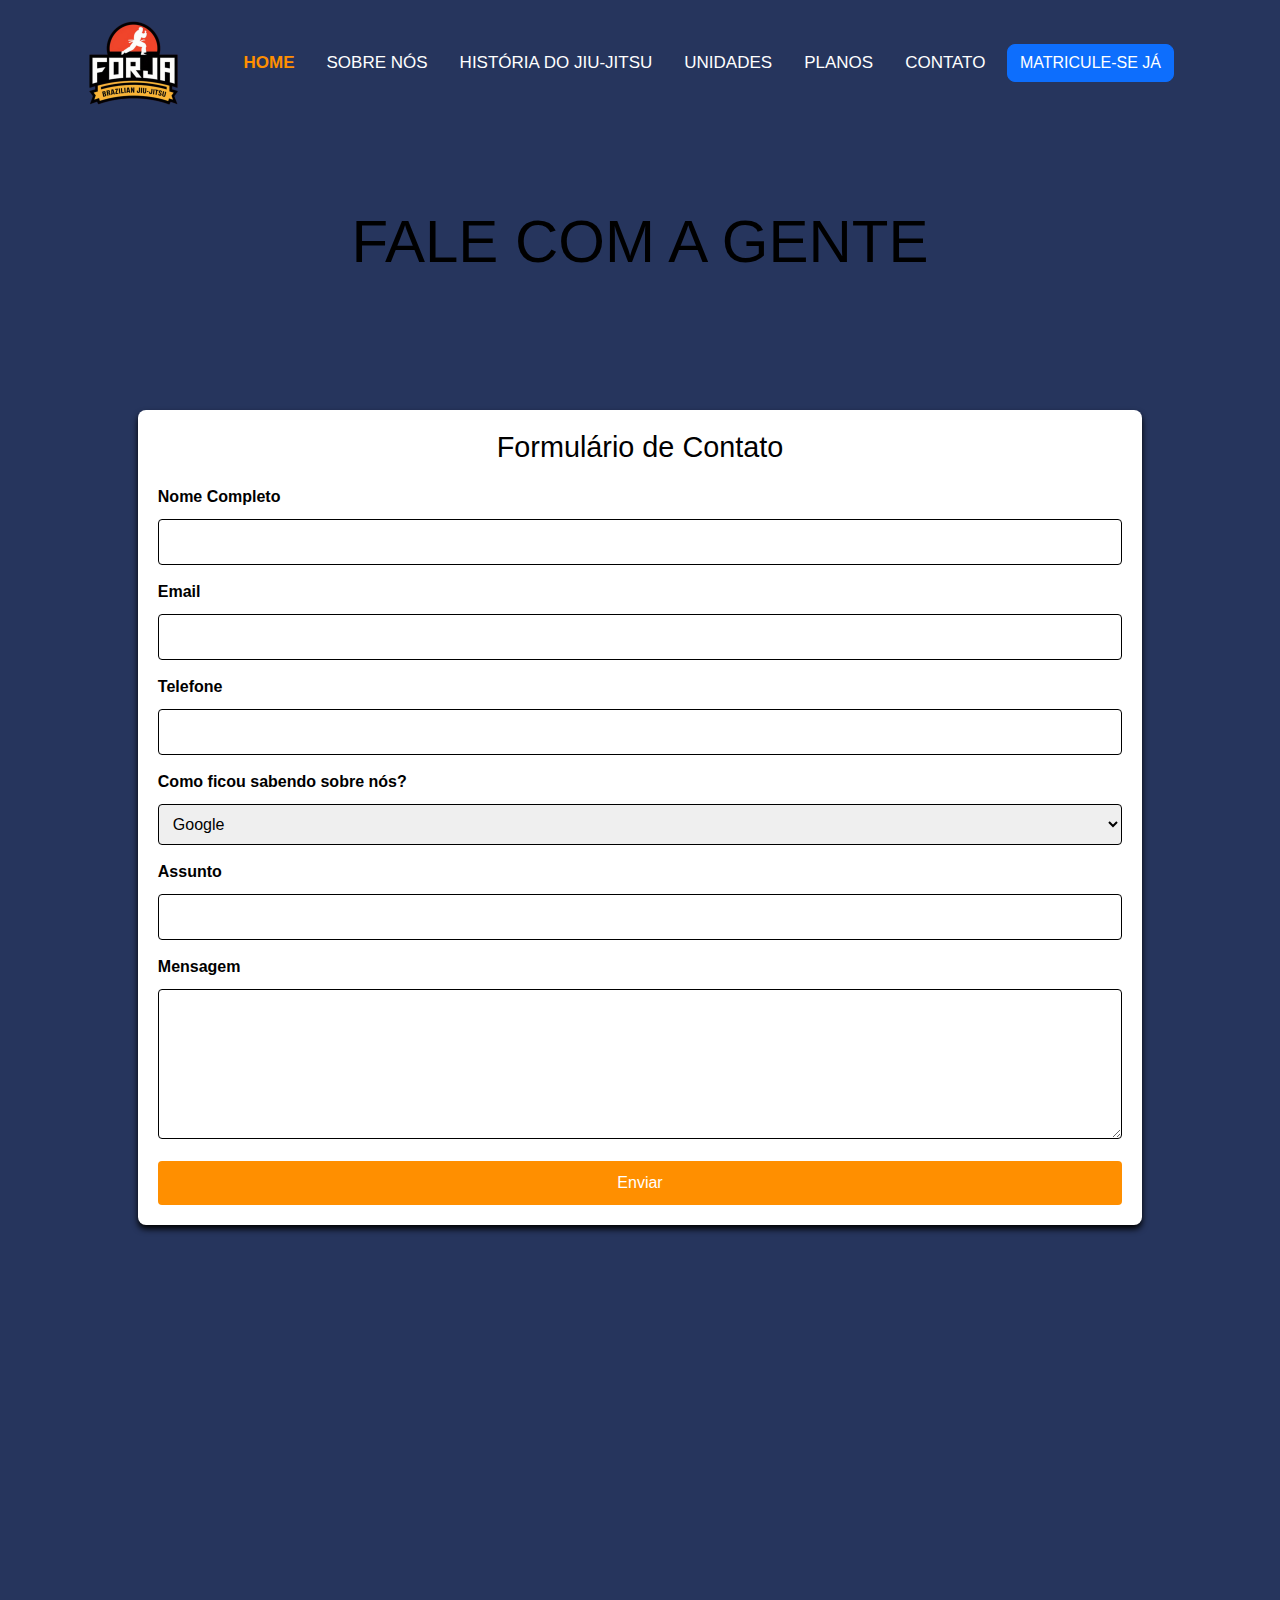
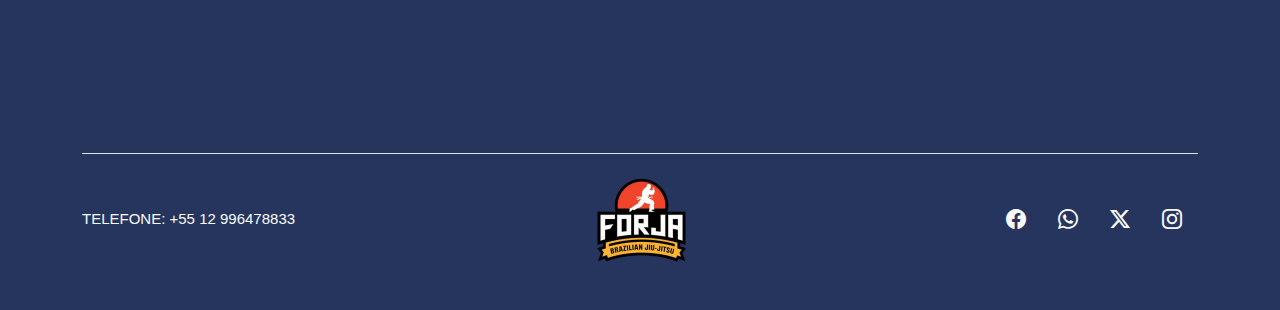
<file: projeto fatec/pg/contato.html>
<!DOCTYPE html>
<html lang="pt-br">
  <head>
    <meta charset="UTF-8" />
    <meta name="viewport" content="width=device-width, initial-scale=1.0" />
    <title>Academia de JIU-JITSU</title>
    <link
      href="https://cdn.jsdelivr.net/npm/bootstrap@5.3.3/dist/css/bootstrap.min.css"
      rel="stylesheet"
      integrity="sha384-QWTKZyjpPEjISv5WaRU9OFeRpok6YctnYmDr5pNlyT2bRjXh0JMhjY6hW+ALEwIH"
      crossorigin="anonymous"
    />
    <link
      rel="stylesheet"
      href="https://cdn.jsdelivr.net/npm/bootstrap-icons@1.11.3/font/bootstrap-icons.min.css"
    />
    <link rel="stylesheet" type="text/css" href="../css/style.css" />
  </head>
  <body>
    <header>
      <!--navbar-->
      <nav class="navbar navbar-expand-lg navbar-dark bg-">
        <!--mecheraq dps-->
        <div class="container">
          <!--logo-->
          <a class="navbar-brand" href="../index.html"
            ><img src="../img/logo9.1.png" alt="logo" width="100" id="logo"
          /></a>
          <!--botão-->
          <button
            class="navbar-toggler shadow-none border-0"
            type="button"
            data-bs-toggle="offcanvas"
            data-bs-target="#offcanvasNavbar"
            aria-controls="offcanvasNavbar"
            aria-label="Toggle navigation"
          >
            <span class="navbar-toggler-icon"></span>
          </button>
          <!--sidebar-->
          <div
            class="sidebar offcanvas offcanvas-start w-100"
            tabindex="-1"
            id="offcanvasNavbar"
            aria-labelledby="offcanvasNavbarLabel"
          >
            <!--sidebar header-->
            <div class="offcanvas-header text-black border-bottom">
              <img src="../img/logo9.1.png" alt="" width="100" />
              <button
                type="button"
                class="btn-close btn-close-black shadow-none"
                data-bs-dismiss="offcanvas"
                aria-label="Close"
              ></button>
            </div>
            <!--sidebar body-->
            <div class="offcanvas-body flex-lg-row p-4">
              <ul
                class="navbar-nav fs-5 flex-grow-1 d-flex justify-content-center aling-itens-center"
                id="sidebar-body"
              >
                <li class="nav-item mx-2">
                  <a
                    class="nav-link active"
                    aria-current="page"
                    href="../index.html"
                    >HOME</a
                  >
                </li>
                <li class="nav-item mx-2">
                  <a class="nav-link" href="../pg/sobre_nos.html">SOBRE NÓS</a>
                </li>
                <li class="nav-item mx-2">
                  <a class="nav-link" href="#">HISTÓRIA DO JIU-JITSU</a>
                </li>
                <li class="nav-item mx-2">
                  <a class="nav-link" href="#">UNIDADES</a>
                </li>
                <li class="nav-item mx-2">
                  <a class="nav-link" href="#">PLANOS</a>
                </li>
                <li class="nav-item mx-2">
                  <a class="nav-link" href="../pg/contato.html">CONTATO</a>
                </li>
              </ul>
              <div class="d-flex justify-content-center align-items-center">
                <a
                  class="btn btn-primary rounded-3 fs-5 btn_nav"
                  href="#"
                  role="button"
                  >MATRICULE-SE JÁ</a
                >
              </div>
            </div>
          </div>
        </div>
      </nav>
    </header>
    <main>
      <div class="container">
        <div class="row">
          <div
            class="col-12 col-lg-12 col-xl-12 col-xxl-12 col-md-12 col-sm-12"
          >
            <div class="ava_alunos" id="contato_forj">
              <div class="container_ava">
                <h1 class="titulo_ava text-center">FALE COM A GENTE</h1>
              </div>
            </div>
          </div>
        </div>
      </div>

      <div class="container py-4">
        <div class="formulario_forj container">
          <h2 class="titulo_form">Formulário de Contato</h2>
          <form action="#" method="post">
            <div class="form-group">
              <label for="nome">Nome Completo</label>
              <input type="text" id="nome" name="nome" required />
            </div>
            <div class="form-group">
              <label for="email">Email</label>
              <input type="email" id="email" name="email" required />
            </div>
            <div class="form-group">
              <label for="telefone">Telefone</label>
              <input type="tel" id="telefone" name="telefone" required />
            </div>
            <div class="form-group">
              <label for="como-soube">Como ficou sabendo sobre nós?</label>
              <select id="como-soube" name="como-soube" required>
                <option value="google">Google</option>
                <option value="redes-sociais">Redes Sociais</option>
                <option value="indicado">Indicado por alguém</option>
                <option value="indicado">Amigo/familiar</option>
                <option value="outro">Outro</option>
              </select>
            </div>
            <div class="form-group">
              <label for="assunto">Assunto</label>
              <input type="text" id="assunto" name="assunto" required />
            </div>
            <div class="form-group">
              <label for="mensagem">Mensagem</label>
              <textarea id="mensagem" name="mensagem" required></textarea>
            </div>
            <button type="submit" class="submit-btn">Enviar</button>
          </form>
        </div>
      </div>

      <!-- Mapa responsivo -->
      <div class="container">
        <div class="map-container">
          <iframe
            src="https://www.google.com/maps/embed?pb=!1m18!1m12!1m3!1d117011.45933022354!2d-46.631055990823484!3d-23.58251455449998!2m3!1f0!2f0!3f0!3m2!1i1024!2i768!4f13.1!3m3!1m2!1s0x94ce448183a461d1%3A0x9ba94b08ff335bae!2zU8OjbyBQYXVsbywgU1A!5e0!3m2!1spt-BR!2sbr!4v1730985796192!5m2!1spt-BR!2sbr"
            loading="lazy"
          ></iframe>
        </div>
      </div>
    </main>
    <!-- Rodapé -->
    <div class="container">
      <footer
        class="d-flex flex-wrap justify-content-between align-items-center py-3 my-4 border-top"
      >
        <p class="col-md-4 mb-0 text-light fs-5 tel_rodape">
          TELEFONE: +55 12 996478833
        </p>
        <a
          href="/"
          class="col-md-4 d-flex align-items-center justify-content-center mb-3 mb-md-0 me-md-auto link-dark text-decoration-none"
        >
          <img src="../img/logo9.1.png" class="logo_rodape" width="100" /><use
            xlink:href="#bootstrap"
          />
        </a>

        <ul class="nav col-md-4 justify-content-end">
          <li class="nav-item">
            <a href="#" class="nav-link px-3 text-muted"
              ><i class="bi bi-facebook fs-5 text-light"></i
            ></a>
          </li>
          <li class="nav-item">
            <a href="#" class="nav-link px-3 text-muted"
              ><i class="bi bi-whatsapp fs-5 text-light"></i
            ></a>
          </li>
          <li class="nav-item">
            <a href="#" class="nav-link px-3 text-muted"
              ><i class="bi bi-twitter-x fs-5 text-light"></i
            ></a>
          </li>
          <li class="nav-item">
            <a href="#" class="nav-link px-3 text-muted"
              ><i class="bi bi-instagram fs-5 text-light"></i
            ></a>
          </li>
        </ul>
      </footer>
    </div>
    <script
      src="https://cdn.jsdelivr.net/npm/bootstrap@5.3.3/dist/js/bootstrap.bundle.min.js"
      integrity="sha384-YvpcrYf0tY3lHB60NNkmXc5s9fDVZLESaAA55NDzOxhy9GkcIdslK1eN7N6jIeHz"
      crossorigin="anonymous"
    ></script>
  </body>
</html>
</file>
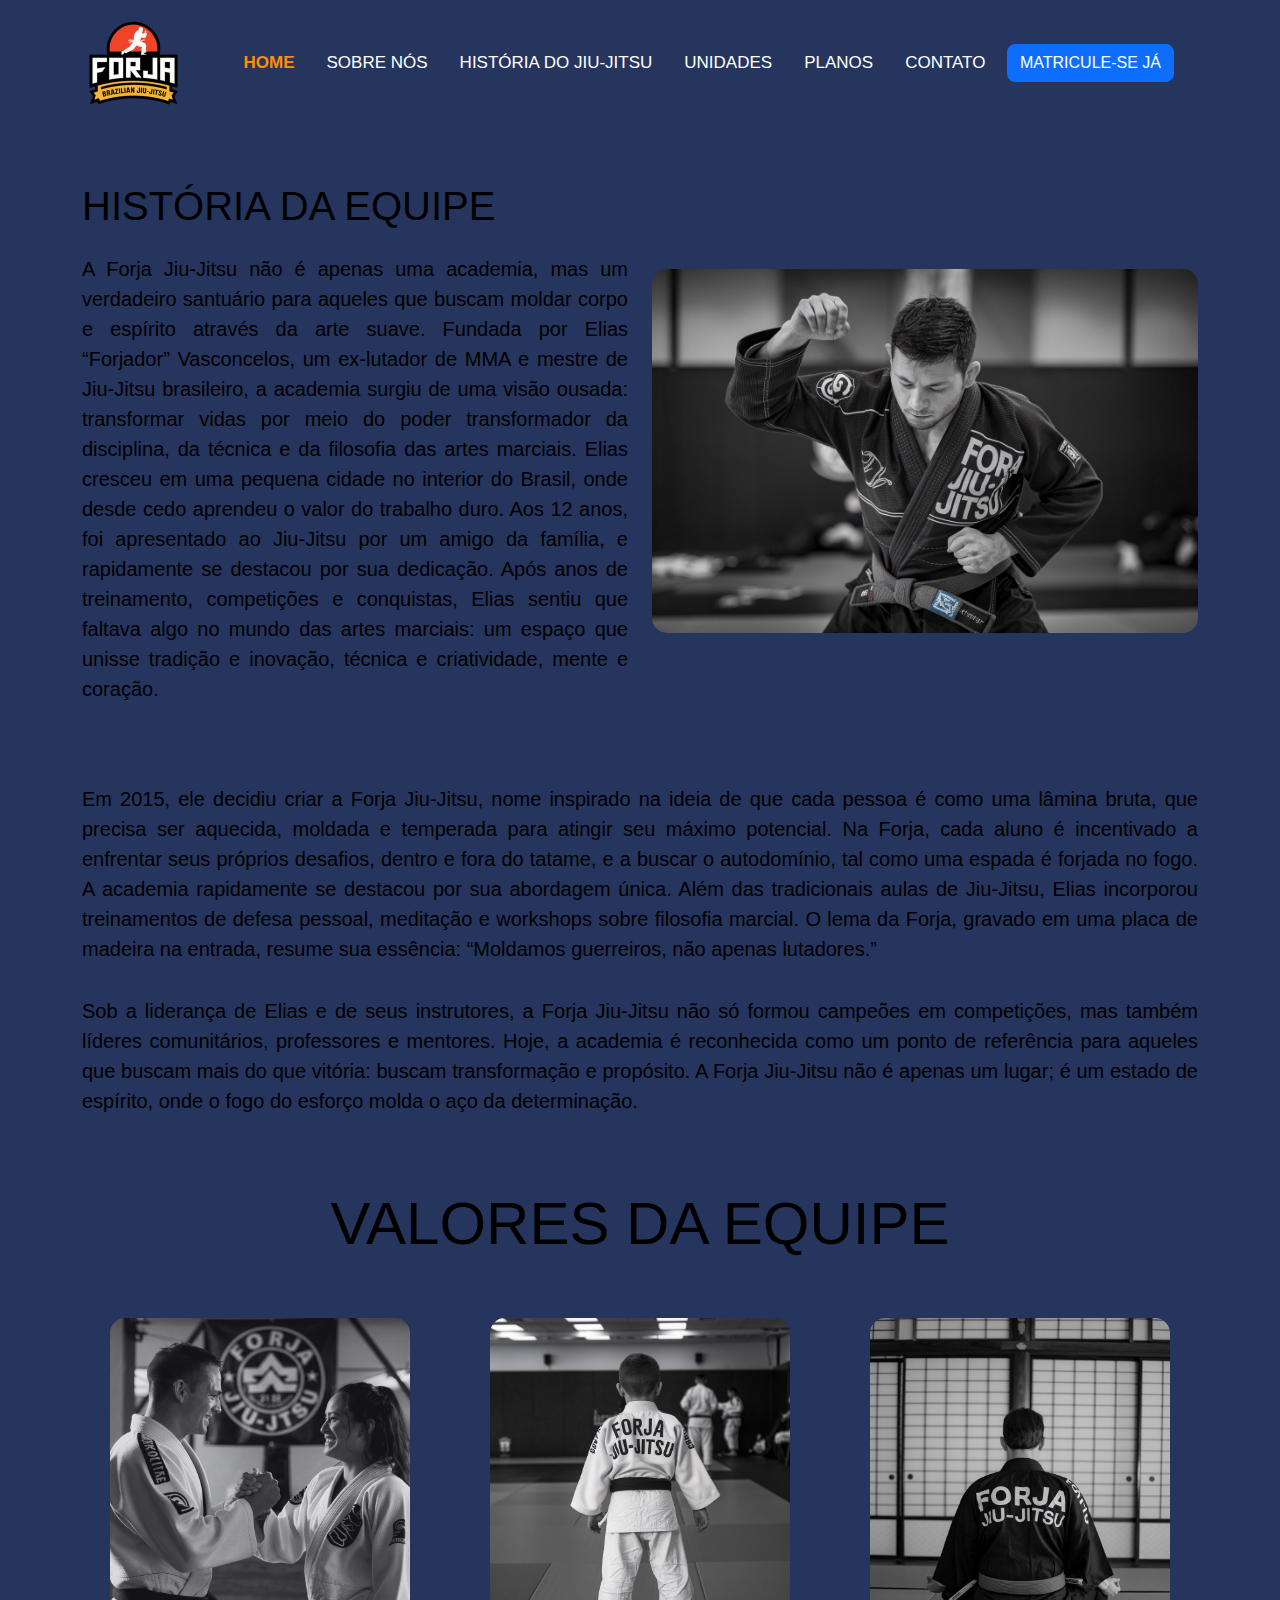
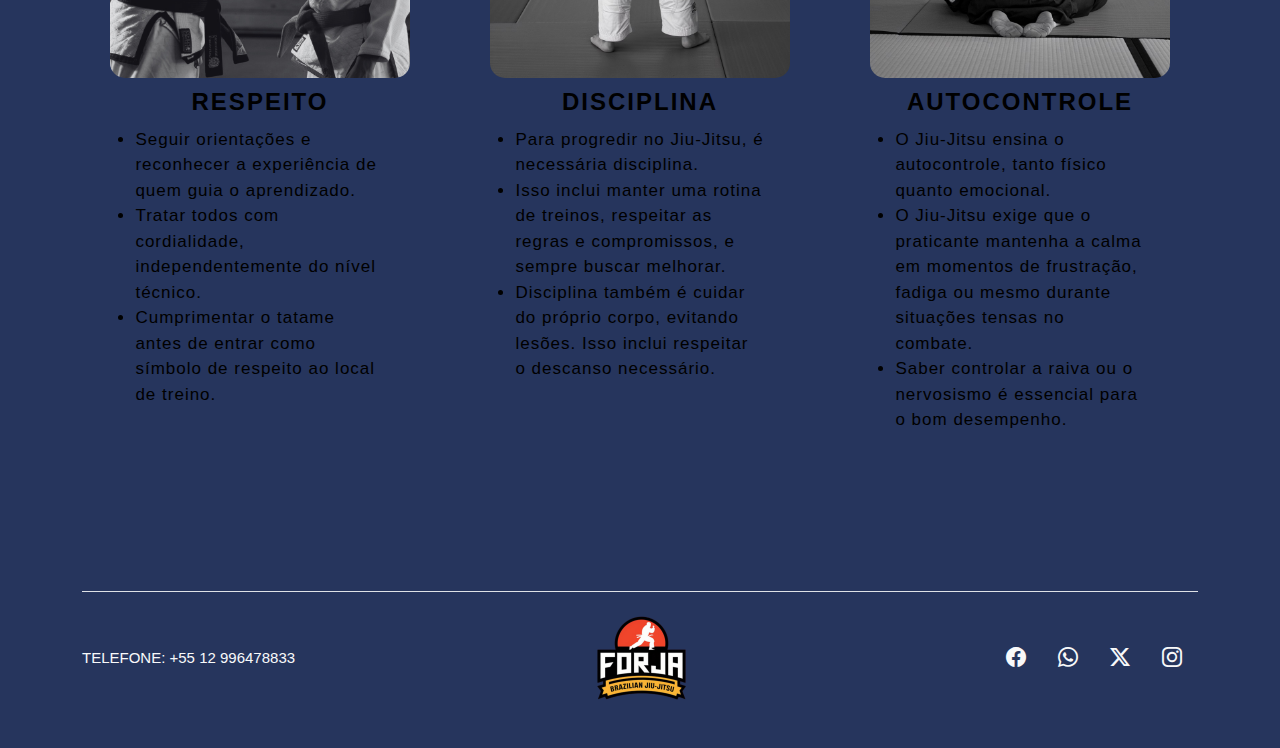
<file: projeto fatec/pg/sobre_nos.html>
<!DOCTYPE html>
<html lang="pt-br">
  <head>
    <meta charset="UTF-8" />
    <meta name="viewport" content="width=device-width, initial-scale=1.0" />
    <title>Academia de JIU-JITSU</title>
    <link
      href="https://cdn.jsdelivr.net/npm/bootstrap@5.3.3/dist/css/bootstrap.min.css"
      rel="stylesheet"
      integrity="sha384-QWTKZyjpPEjISv5WaRU9OFeRpok6YctnYmDr5pNlyT2bRjXh0JMhjY6hW+ALEwIH"
      crossorigin="anonymous"
    />
    <link
      rel="stylesheet"
      href="https://cdn.jsdelivr.net/npm/bootstrap-icons@1.11.3/font/bootstrap-icons.min.css"
    />
    <link rel="stylesheet" type="text/css" href="../css/style.css" />
  </head>
  <body>
    <header>
      <!--navbar-->
      <nav class="navbar navbar-expand-lg navbar-dark bg-">
        <!--mecheraq dps-->
        <div class="container">
          <!--logo-->
          <a class="navbar-brand" href="../index.html"
            ><img src="../img/logo9.1.png" alt="logo" width="100" id="logo"
          /></a>
          <!--botão-->
          <button
            class="navbar-toggler shadow-none border-0"
            type="button"
            data-bs-toggle="offcanvas"
            data-bs-target="#offcanvasNavbar"
            aria-controls="offcanvasNavbar"
            aria-label="Toggle navigation"
          >
            <span class="navbar-toggler-icon"></span>
          </button>
          <!--sidebar-->
          <div
            class="sidebar offcanvas offcanvas-start w-100"
            tabindex="-1"
            id="offcanvasNavbar"
            aria-labelledby="offcanvasNavbarLabel"
          >
            <!--sidebar header-->
            <div class="offcanvas-header text-black border-bottom">
              <img src="../img/logo9.1.png" alt="" width="100" />
              <button
                type="button"
                class="btn-close btn-close-black shadow-none"
                data-bs-dismiss="offcanvas"
                aria-label="Close"
              ></button>
            </div>
            <!--sidebar body-->
            <div class="offcanvas-body flex-lg-row p-4">
              <ul
                class="navbar-nav fs-5 flex-grow-1 d-flex justify-content-center aling-itens-center"
                id="sidebar-body"
              >
                <li class="nav-item mx-2">
                  <a
                    class="nav-link active"
                    aria-current="page"
                    href="../index.html"
                    >HOME</a
                  >
                </li>
                <li class="nav-item mx-2">
                  <a class="nav-link" href="#">SOBRE NÓS</a>
                </li>
                <li class="nav-item mx-2">
                  <a class="nav-link" href="#">HISTÓRIA DO JIU-JITSU</a>
                </li>
                <li class="nav-item mx-2">
                  <a class="nav-link" href="#">UNIDADES</a>
                </li>
                <li class="nav-item mx-2">
                  <a class="nav-link" href="#">PLANOS</a>
                </li>
                <li class="nav-item mx-2">
                  <a class="nav-link" href="../pg/contato.html">CONTATO</a>
                </li>
              </ul>
              <div class="d-flex justify-content-center align-items-center">
                <a
                  class="btn btn-primary rounded-3 fs-5 btn_nav"
                  href="#"
                  role="button"
                  >MATRICULE-SE JÁ</a
                >
              </div>
            </div>
          </div>
        </div>
      </nav>
    </header>
    <main>
      <div class="container">
        <div class="row my-5">
          <div
            class="col-12 col-lg-6 col-xl-6 col-xxl-6 col-md-12 col-sm-12 texto_botton"
          >
            <div class="container_1">
              <h1 class="py-2">HISTÓRIA DA EQUIPE</h1>
              <p class="p_home_1 py-2 fs-5">
                A Forja Jiu-Jitsu não é apenas uma academia, mas um verdadeiro
                santuário para aqueles que buscam moldar corpo e espírito
                através da arte suave. Fundada por Elias “Forjador” Vasconcelos,
                um ex-lutador de MMA e mestre de Jiu-Jitsu brasileiro, a
                academia surgiu de uma visão ousada: transformar vidas por meio
                do poder transformador da disciplina, da técnica e da filosofia
                das artes marciais. Elias cresceu em uma pequena cidade no
                interior do Brasil, onde desde cedo aprendeu o valor do trabalho
                duro. Aos 12 anos, foi apresentado ao Jiu-Jitsu por um amigo da
                família, e rapidamente se destacou por sua dedicação. Após anos
                de treinamento, competições e conquistas, Elias sentiu que
                faltava algo no mundo das artes marciais: um espaço que unisse
                tradição e inovação, técnica e criatividade, mente e coração.
              </p>
            </div>
          </div>
          <div
            class="col-12 col-lg-6 col-xl-6 col-xxl-6 col-md-12 col-sm-12 img_home_1"
          >
            <img src="../img/criador2 (1).jpeg" alt="" />
          </div>
        </div>
      </div>

      <div class="container">
        <div class="row my-5">
          <div class="col-12 col-lg-12 col-xl-12col-xxl-12 col-md-12 col-sm-12">
            <div class="sobre_1">
              <p class="p_sobre_1 py-2 fs-5">
                Em 2015, ele decidiu criar a Forja Jiu-Jitsu, nome inspirado na
                ideia de que cada pessoa é como uma lâmina bruta, que precisa
                ser aquecida, moldada e temperada para atingir seu máximo
                potencial. Na Forja, cada aluno é incentivado a enfrentar seus
                próprios desafios, dentro e fora do tatame, e a buscar o
                autodomínio, tal como uma espada é forjada no fogo. A academia
                rapidamente se destacou por sua abordagem única. Além das
                tradicionais aulas de Jiu-Jitsu, Elias incorporou treinamentos
                de defesa pessoal, meditação e workshops sobre filosofia
                marcial. O lema da Forja, gravado em uma placa de madeira na
                entrada, resume sua essência: “Moldamos guerreiros, não apenas
                lutadores.”
              </p>
              <p class="p_sobre_1 py-2 fs-5">
                Sob a liderança de Elias e de seus instrutores, a Forja
                Jiu-Jitsu não só formou campeões em competições, mas também
                líderes comunitários, professores e mentores. Hoje, a academia é
                reconhecida como um ponto de referência para aqueles que buscam
                mais do que vitória: buscam transformação e propósito. A Forja
                Jiu-Jitsu não é apenas um lugar; é um estado de espírito, onde o
                fogo do esforço molda o aço da determinação.
              </p>
            </div>
          </div>
        </div>
      </div>

      <div class="container">
        <div class="row">
          <div class="col-12 col-lg-12 col-xl-12 col-xxl-12 col-md-12 col-sm-12">
            <div class="ava_alunos">
              <div class="container_ava">
              <h1 class="titulo_ava text-center">VALORES DA EQUIPE</h1>
              </div>
            </div>
          </div>
        </div>
      </div>


      <!-- caixas de texto -->
      <div class="container">
        <div class="row">
          <div class="col-12 col-md-4 mb-4">
            <div class="respeito_jiu">
              <div class="respeito-container">
                <img
                  src="../img/cumprimentando.jpeg"
                  alt="Professor Yuki Souza"
                />
                <h2>RESPEITO</h2>
                <ul class="custom-list">
                  <li>
                    Seguir orientações e reconhecer a experiência de quem guia o
                    aprendizado.
                  </li>
                  <li>
                    Tratar todos com cordialidade, independentemente do nível
                    técnico.
                  </li>
                  <li>
                    Cumprimentar o tatame antes de entrar como símbolo de
                    respeito ao local de treino.
                  </li>
                </ul>
              </div>
            </div>
          </div>
          <div class="col-12 col-md-4 mb-4">
            <div class="respeito_jiu">
              <div class="respeito-container">
                <img
                  src="../img/DISCIPLINA.jpeg"
                  alt="Professor Rafael Costa"
                />
                <h2>DISCIPLINA</h2>
                <ul class="custom-list">
                  <li>Para progredir no Jiu-Jitsu, é necessária disciplina.</li>
                  <li>
                    Isso inclui manter uma rotina de treinos, respeitar as
                    regras e compromissos, e sempre buscar melhorar.
                  </li>
                  <li>
                    Disciplina também é cuidar do próprio corpo, evitando
                    lesões. Isso inclui respeitar o descanso necessário.
                  </li>
                </ul>
              </div>
            </div>
          </div>
          <div class="col-12 col-md-4 mb-4">
            <div class="respeito_jiu">
              <div class="respeito-container">
                <img src="../img/meditando.jpeg" alt="Professora Camila Rocha" />
                <h2>AUTOCONTROLE</h2>
                <ul class="custom-list">
                  <li>O Jiu-Jitsu ensina o autocontrole, tanto físico quanto emocional.</li>
                  <li>
                    O Jiu-Jitsu exige que o praticante mantenha a calma em momentos de frustração, fadiga ou mesmo durante situações tensas no combate.
                  </li>
                  <li>
                    Saber controlar a raiva ou o nervosismo é essencial para o bom desempenho.
                  </li>
              </div>
            </div>
          </div>
        </div>
      </div>
    </main>
    <!-- Rodapé -->
    <div class="container">
      <footer
        class="d-flex flex-wrap justify-content-between align-items-center py-3 my-4 border-top"
      >
        <p class="col-md-4 mb-0 text-light fs-5 tel_rodape">
          TELEFONE: +55 12 996478833
        </p>
        <a
          href="/"
          class="col-md-4 d-flex align-items-center justify-content-center mb-3 mb-md-0 me-md-auto link-dark text-decoration-none"
        >
          <img src="../img/logo9.1.png"logo_rodape" width="100" /><use
            xlink:href="#bootstrap"
          />
        </a>

        <ul class="nav col-md-4 justify-content-end">
          <li class="nav-item">
            <a href="#" class="nav-link px-3 text-muted"
              ><i class="bi bi-facebook fs-5 text-light"></i
            ></a>
          </li>
          <li class="nav-item">
            <a href="#" class="nav-link px-3 text-muted"
              ><i class="bi bi-whatsapp fs-5 text-light"></i
            ></a>
          </li>
          <li class="nav-item">
            <a href="#" class="nav-link px-3 text-muted"
              ><i class="bi bi-twitter-x fs-5 text-light"></i
            ></a>
          </li>
          <li class="nav-item">
            <a href="#" class="nav-link px-3 text-muted"
              ><i class="bi bi-instagram fs-5 text-light"></i
            ></a>
          </li>
        </ul>
      </footer>
    </div>
    <script
      src="https://cdn.jsdelivr.net/npm/bootstrap@5.3.3/dist/js/bootstrap.bundle.min.js"
      integrity="sha384-YvpcrYf0tY3lHB60NNkmXc5s9fDVZLESaAA55NDzOxhy9GkcIdslK1eN7N6jIeHz"
      crossorigin="anonymous"
    ></script>
  </body>
</html>
</file>
<file: projeto fatec/css/style.css>
:root {
  --cor_1: #26355d;
  --cor_2: #af47d2;
  --cor_3: #ff8f00;
  --cor_4: #ffdb00;
  --cor_5: #000000;
  --cor_6: #fff;
}
* {
  font-family: sans-serif;
  color: var(--cor_5);
}
/* navbar */
.navbar {
  background-color: var(--cor_1);
}
@media (max-width: 991px) {
  .sidebar {
    background-color: rgba(255, 255, 255, 0.493);
    backdrop-filter: blur(10px);
  }
  .navbar .nav-link::before {
    display: none; /* Remove o efeito visual do ::before */
  }
  .navbar-nav .nav-link {
    font-size: 1.4rem !important;
    margin-bottom: 15px;
  }
}
@media (max-width: 1400px) {
  .navbar-nav .nav-link {
    font-size: 17px; /* Ajuste o valor conforme necessário */
  }
  .btn_nav {
    font-size: 16px !important; /* Ajuste também o tamanho da fonte do botão */
  }
}
@media (max-width: 1200px) {
  .navbar-nav .nav-link {
    font-size: 14px; /* Ajuste o valor conforme necessário */
  }

  .btn_nav {
    font-size: 11px !important; /* Ajuste também o tamanho da fonte do botão */
    margin-left: 10px !important; /* Ajuste o espaçamento interno, se necessário */
  }
}
.navbar .nav-link {
  color: var(--cor_6);
  position: relative;
}
.navbar .nav-link.active {
  color: var(--cor_3);
  font-weight: 600;
}
.navbar .nav-link::before {
  content: "";
  position: absolute;
  bottom: -2px;
  left: 0;
  right: 0;
  margin-inline: auto;
  width: 0%;
  height: 2px;
  background-color: var(--cor_4);
  box-shadow: 0px 0px 8px var(--cor_4);
  transition: all 0.6s ease;
  transform-origin: center;
}
.navbar .nav-item:hover .nav-link::before {
  width: 100%;
}
.navbar-toggler-icon {
  font-size: 22px;
}
/* carousel  */
.carousel-caption .fcarousel_1 {
  font-size: 120px;
  font-weight: 900;
  line-height: 0.8;
}
.carousel-caption .fcarousel_2 {
  font-size: 60px;
  font-weight: 900;
  line-height: 1;
}
.carousel-caption .fcarousel_3 {
  font-size: 40px;
  font-weight: 900;
  line-height: 1.5;
}
#btn_sb {
  background-color: var(--cor_3);
  color: var(--cor_6);
  border: none;
  padding: 10px 20px;
  font-size: 20px;
  cursor: pointer;
}
#btn_sb:hover {
  background-color: var(--cor_4);
}
.carousel-caption {
  -webkit-text-fill-color: var(--cor_3);
  -webkit-text-stroke: 1px var(--cor_4);
  font-family: Verdana, Geneva, Tahoma, sans-serif;
  font-size: 80px;
  letter-spacing: 2px;
  align-items: center;
  justify-content: center;
  flex-direction: column;
  display: flex;
}
@media (max-width: 1400px) {
  .carousel-caption .fcarousel_1 {
    font-size: 110px; /* Diminui o tamanho para telas menores */
  }
  .carousel-caption .fcarousel_2 {
    font-size: 55px; /* Diminui o tamanho para telas menores */
  }
  .carousel-caption .fcarousel_3 {
    font-size: 40px; /* Diminui o tamanho para telas menores */
  }
  #btn_sb {
    font-size: 16px;
  }
}
@media (max-width: 1200px) {
  .carousel-caption .fcarousel_1 {
    font-size: 90px; /* Diminui o tamanho para telas menores */
  }
  .carousel-caption .fcarousel_2 {
    font-size: 40px; /* Diminui o tamanho para telas menores */
  }
  .carousel-caption .fcarousel_3 {
    font-size: 30px; /* Diminui o tamanho para telas menores */
  }
  #btn_sb {
    font-size: 14px;
  }
}

@media (max-width: 991px) {
  .carousel-caption .fcarousel_1 {
    font-size: 70px; /* Diminui ainda mais para telas pequenas */
  }
  .carousel-caption .fcarousel_2 {
    font-size: 30px; /* Diminui o tamanho para telas pequenas */
  }
  .carousel-caption .fcarousel_3 {
    font-size: 25px; /* Diminui o tamanho para telas pequenas */
  }
  #btn_sb {
    font-size: 12px;
  }
}

@media (max-width: 768px) {
  .carousel-caption .fcarousel_1 {
    font-size: 45px; /* Diminui o tamanho ainda mais para telas muito pequenas */
  }
  .carousel-caption .fcarousel_2 {
    font-size: 25px; /* Diminui o tamanho ainda mais para telas muito pequenas */
  }
  .carousel-caption .fcarousel_3 {
    font-size: 20px; /* Diminui o tamanho ainda mais para telas muito pequenas */
  }
  #btn_sb {
    font-size: 10px;
  }
}

@media (max-width: 576px) {
  .carousel-caption .fcarousel_1 {
    font-size: 35px; /* Ajuste máximo para telas muito pequenas */
  }
  .carousel-caption .fcarousel_2 {
    font-size: 20px; /* Ajuste máximo para telas muito pequenas */
  }
  .carousel-caption .fcarousel_3 {
    font-size: 16px; /* Ajuste máximo para telas muito pequenas */
  }
  #btn_sb {
    font-size: 8px;
  }
}
.texto_botton {
  display: flex;
  align-items: center;
  justify-content: center;
}
.img_home_1 {
  display: flex;
  align-items: center;
  justify-content: center;
}
.img_home_1 img {
  max-width: 100%; /* Garante que a imagem nunca ultrapasse a largura do container */
  height: auto; /* Mantém a proporção da imagem */
  border-radius: 15px;
}
.p_home_1 {
  text-align: justify;
}
.botao_home_1 {
  display: flex;
  align-items: center;
  justify-content: center;
}

.prof {
  display: flex;
  justify-content: center; /* Centraliza o conteúdo horizontalmente */
}
.prof:hover {
  transform: translateY(-5px); /* Efeito de elevação */
}

.prof-container {
  position: relative;
  display: inline-block; /* Mantém o container próximo ao conteúdo */
  max-width: 100%; /* Responsivo */
}

.prof-container img {
  max-width: 100%;
  width: 300px; /* Tamanho fixo da imagem em telas maiores */
  height: 360px; /* Tamanho fixo da imagem em telas maiores */
}

.text-vertical {
  position: absolute;
  top: 10px; /* Ajuste para alinhar com o topo da imagem */
  right: -30px; /* Aproxima o texto da imagem */
  writing-mode: vertical-rl; /* Define o texto como vertical */
  transform: rotate(180deg); /* Inverte a direção para leitura correta */
  font-size: 16px;
  color: var(--cor_4);
  background-color: rgba(73, 73, 73, 0.664);
  padding: 5px;
}

/* Ajustes para telas menores */
@media (max-width: 1200px) {
  .prof-container img {
    width: 100%; /* A imagem ocupa 100% da largura da coluna */
    height: 350px; /* Mantém a proporção da imagem */
  }

  .text-vertical {
    right: -20px; /* Aproxima o texto da imagem */
    font-size: 14px; /* Reduz o tamanho do texto */
  }
}
@media (max-width: 991px) {
  .prof-container img {
    width: 100%; /* A imagem ocupa 100% da largura da coluna */
    height: 260px; /* Mantém a proporção da imagem */
  }

  .text-vertical {
    right: -20px; /* Aproxima o texto da imagem */
    font-size: 14px; /* Reduz o tamanho do texto */
  }
}
@media (max-width: 768px) {
  .prof-container img {
    width: 100%; /* A largura da imagem ocupa 100% do espaço disponível */
    height: auto; /* Mantém a proporção da imagem */
  }

  .text-vertical {
    right: -20px; /* Ajuste a distância para telas menores */
    font-size: 14px; /* Diminui o tamanho do texto */
  }
}
@media (max-width: 576px) {
  .prof-container img {
    width: 100%;
    height: auto;
  }

  .text-vertical {
    right: -10px;
    font-size: 12px;
  }
}
.prof_f {
  padding-bottom: 200px;
}
.s_forj {
  padding-top: 100px;
}
.text_forj {
  padding-bottom: 120px;
  font-size: 30;
}
.h1_forj {
  font-size: 50px;
}
.negri {
  font-size: 60px;
}
.p_forj {
  font-size: 20px;
  text-align: justify;
}

/* Estilo para o contêiner de cards */
.card_g {
  display: flex;
  justify-content: center;
  flex-wrap: wrap;
  gap: 30px;
}

/* Estilo do card */
.card {
  background-color: var(--cor_6);
  border-radius: 8px;
  box-shadow: 0 4px 8px var(--cor_5);
  width: 100%;
  max-width: 300px;
  height: 400px; /* Altura fixa para o card */
  overflow: hidden;
  transition: transform 0.3s ease-in-out;
}

.card:hover {
  transform: translateY(-5px); /* Efeito de elevação */
}

.card-body {
  padding: 20px;
  text-align: center;
  height: 100%; /* Garante que o conteúdo ocupe toda a altura do card */
  display: flex;
  flex-direction: column;
  justify-content: space-between; /* Para distribuir o conteúdo de forma mais organizada */
}

.comment {
  font-size: 16px;
  color: var(--cor_5);
  margin-bottom: 5px; /* Reduz o espaço entre o comentário e a imagem */
  font-style: italic;
  flex-grow: 1; /* Faz o comentário crescer e ocupar espaço */
}

.author {
  display: flex;
  flex-direction: column;
  align-items: center;
}

.avatar {
  border-radius: 50%;
  margin-bottom: 5px; /* Diminui o espaço entre a imagem e o nome */
  margin-top: 5px; /* Diminui o espaço acima da imagem */
  width: 80px;
  height: 80px;
  object-fit: cover;
}

.name {
  font-weight: bold;
  color: var(--cor_5);
  margin-bottom: 5px;
}

.course {
  font-size: 14px;
  color: #000000;
}

@media (max-width: 576px) {
  .card {
    width: 90%; /* Faz os cards ocuparem 90% da largura da coluna */
    max-width: 250px; /* Limita o tamanho máximo do card */
    height: 350px; /* Define uma altura fixa menor para telas pequenas */
    margin: 10px auto; /* Centraliza o card */
  }

  /* Faz os cards ocuparem 2 por linha */
  .col-6 {
    flex: 0 0 50%; /* Cada card ocupa 50% da largura */
    max-width: 50%;
  }
}

@media (max-width: 768px) {
  .card {
    height: 380px; /* Define uma altura fixa média para telas médias */
  }
}

@media (min-width: 992px) {
  .card {
    height: 400px; /* Altura fixa padrão para telas grandes */
  }
}

@media (min-width: 1200px) {
  .card {
    height: 400px; /* Define uma altura maior para telas muito grandes */
  }
}
.cards_padd {
  padding-bottom: 200px;
}
.titulo_ava {
  font-size: 60px;
  padding-bottom: 50px;
}
body {
  background-color: var(--cor_1);
}

/* Styling for screens 991px or less */
@media (max-width: 991px) {
  .logo_rodape {
    width: 70px; /* Reduce logo size */
  }

  .fs-5 {
    font-size: 15px !important; /* Reduce icon size */
  }
}

.tel_rodape {
  font-size: 15px !important; /* Adjust font size of text */
}
.p_sobre_1 {
  text-align: justify;
}
.respeito_jiu {
  display: flex;
  justify-content: center; /* Centraliza o container horizontalmente */
}

.respeito-container {
  max-width: 100%; /* Mantém o container responsivo */
  text-align: center; /* Centraliza o texto no container */
}

.respeito-container img {
  max-width: 100%; /* Garante que a imagem não ultrapasse o container */
  width: 300px; /* Define uma largura fixa para telas maiores */
  height: 360px; /* Define uma altura fixa */
  border-radius: 15px;
}

.respeito-container h2 {
  margin-top: 10px; /* Espaço entre a imagem e o título */
  font-size: 24px; /* Tamanho do título */
  font-weight: bold; /* Negrito no título */
  letter-spacing: 2px; /* Negrito no título */
}

.custom-list {
  list-style-type: disc; /* Marcador padrão da lista */
  padding-left: 0; /* Remove o recuo padrão */
  margin: 10px auto; /* Espaçamento superior/inferior e centraliza horizontalmente */
  max-width: 70%; /* Limita a largura da lista */
  text-align: left; /* Alinha o texto da lista à esquerda */
  font-size: 17px;
  letter-spacing: 1px;
  padding-bottom: 100px;
}
@media (max-width: 991px) {
  .respeito-container img {
    width: 100%; /* A imagem ocupa 100% da largura da coluna */
    height: 260px; /* Mantém a proporção da imagem */
  }
  .custom-list {
    font-size: 14px;
  }
}
@media (max-width: 768px) {
  .respeito-container img {
    width: 100%; /* A largura da imagem ocupa 100% do espaço disponível */
    height: auto; /* Mantém a proporção da imagem */
  }
  .custom-list {
    font-size: 18px;
  }
}
#contato_forj {
  padding-top: 80px;
}
.formulario_forj {
  max-width: 100%;
  width: 90%;
  margin: 50px auto;
  background-color: var(--cor_6);
  padding: 20px;
  border-radius: 8px;
  box-shadow: 0 4px 6px var(--cor_5);
}

.titulo_form {
  text-align: center;
  margin-bottom: 20px;
  font-size: 1.8rem;
}

.form-group {
  margin-bottom: 15px;
}

label {
  font-weight: bold;
  display: block;
  margin-bottom: 5px;
}

input[type="text"],
input[type="email"],
input[type="tel"],
select,
textarea {
  width: 100%;
  padding: 10px;
  margin-top: 5px;
  border: 1px solid var(--cor_5);
  border-radius: 4px;
  font-size: 16px;
}

textarea {
  resize: vertical;
  height: 150px;
}

.submit-btn {
  background-color: var(--cor_3);
  color: var(--cor_6);
  border: none;
  padding: 10px 20px;
  font-size: 16px;
  border-radius: 4px;
  cursor: pointer;
  width: 100%;
}

.submit-btn:hover {
  background-color: var(--cor_4);
}

/* Media Queries para dispositivos menores */
@media (max-width: 768px) {
  .container {
    width: 95%;
    padding: 15px;
  }

  .titulo_form {
    font-size: 1.5rem; /* Ajuste do tamanho do título para telas pequenas */
  }

  .form-group input,
  .form-group select,
  .form-group textarea {
    font-size: 14px; /* Diminui o tamanho da fonte nos inputs para melhor ajuste em telas pequenas */
  }

  .submit-btn {
    padding: 12px; /* Ajuste no padding para botões em telas menores */
  }
}

@media (max-width: 480px) {
  .container {
    width: 100%;
    padding: 10px;
  }

  .titulo_form {
    font-size: 1.3rem; /* Reduz o tamanho do título ainda mais para smartphones */
  }

  .form-group input,
  .form-group select,
  .form-group textarea {
    font-size: 14px;
  }

  .submit-btn {
    padding: 12px;
  }
}
.map-container {
  width: 100%;
  height: 400px; /* Defina a altura do mapa */
  margin-top: 30px;
  border-radius: 8px;
  overflow: hidden;
  padding-bottom: 50px;
}

/* Tornar o iframe do mapa responsivo */
.map-container iframe {
  width: 100%;
  height: 100%;
  border: none;
}
.branco {
  background-color: #fff;
}
.profs_1 {
  padding: 50px 0 80px 0;
  font-size: 65px;
}
#leia_mais {
}
</file>
